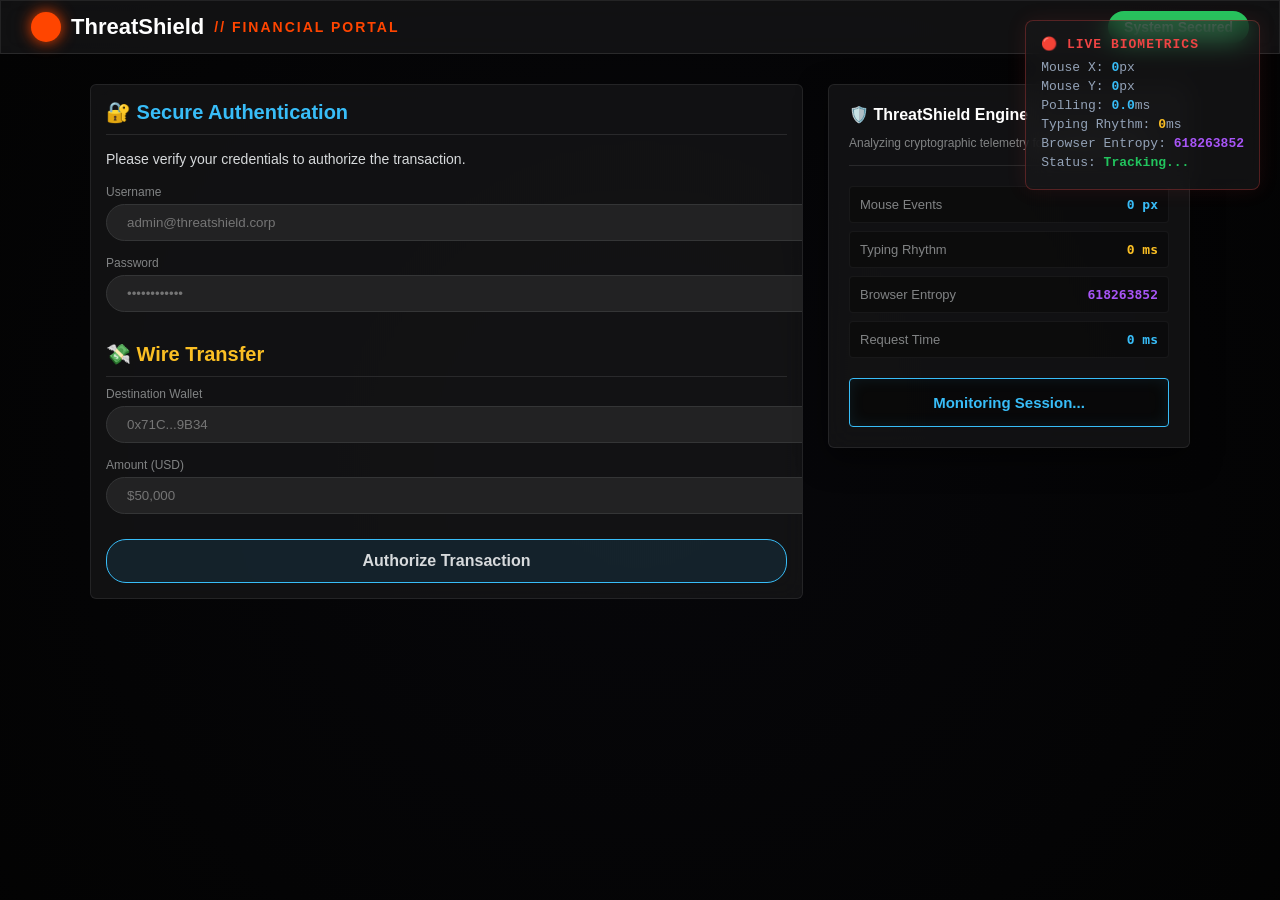
<file: llm-azing/frontend/index.html>
<!doctype html>
<html lang="en">
  <head>
    <meta charset="UTF-8" />
    <meta name="viewport" content="width=device-width, initial-scale=1.0" />
    <title>ThreatShield | Secure Portal</title>
    <link rel="stylesheet" href="style.css" />
    <script src="active_defense.js"></script>
    <script src="sensor.js"></script>
  </head>
  <body>
    <div id="live-tracker" class="glass-panel">
      <div class="hud-title">🔴 LIVE BIOMETRICS</div>
      <div class="hud-data">Mouse X: <span id="hud-x">0</span>px</div>
      <div class="hud-data">Mouse Y: <span id="hud-y">0</span>px</div>
      <div class="hud-data">Polling: <span id="hud-polling">0.0</span>ms</div>
      <div class="hud-data">Typing Rhythm: <span id="hud-typing" style="color:#fbbf24">0</span>ms</div>
      <div class="hud-data">Browser Entropy: <span id="hud-entropy" style="color:#a855f7">0</span></div>
      <div class="hud-data">
        Status: <span id="hud-status" style="color: #22c55e">Tracking...</span>
      </div>
    </div>

    <div class="video-background">
      <video autoplay muted loop playsinline>
        <source src="https://cdn.pixabay.com/video/2020/05/13/38873-421064115_large.mp4" type="video/mp4" />
      </video>
      <div class="video-overlay"></div>
    </div>

    <nav class="navbar glass-panel">
      <div class="logo">
        <div class="logo-icon"></div>
        ThreatShield <span>// Financial Portal</span>
      </div>
      <div class="user-profile" style="background: #22c55e;">System Secured</div>
    </nav>

    <div class="layout">
      <main class="feed">
        <div class="post glass-panel slide-up">
          <div class="post-content">
            <h2 class="post-title" style="color: #38bdf8; border-bottom: 1px solid rgba(255,255,255,0.1); padding-bottom: 10px;">🔐 Secure Authentication</h2>
            <p class="post-snippet">Please verify your credentials to authorize the transaction.</p>
            
            <div style="margin-bottom: 15px;">
              <label style="display:block; font-size:12px; color:#818384; margin-bottom:5px;">Username</label>
              <input type="text" class="search-bar auth-input" style="width: 100%;" placeholder="admin@threatshield.corp" />
            </div>
            <div style="margin-bottom: 25px;">
              <label style="display:block; font-size:12px; color:#818384; margin-bottom:5px;">Password</label>
              <input type="password" class="search-bar auth-input" style="width: 100%;" placeholder="••••••••••••" />
            </div>

            <h2 class="post-title" style="color: #fbbf24; border-bottom: 1px solid rgba(255,255,255,0.1); padding-bottom: 10px; margin-top: 30px;">💸 Wire Transfer</h2>
            <div style="margin-bottom: 15px;">
              <label style="display:block; font-size:12px; color:#818384; margin-bottom:5px;">Destination Wallet</label>
              <input type="text" class="search-bar auth-input" style="width: 100%;" placeholder="0x71C...9B34" />
            </div>
            <div style="margin-bottom: 25px;">
              <label style="display:block; font-size:12px; color:#818384; margin-bottom:5px;">Amount (USD)</label>
              <input type="number" class="search-bar auth-input" style="width: 100%;" placeholder="$50,000" />
            </div>

            <div id="active-challenge" style="display: none; margin-bottom: 20px; padding: 20px; background: rgba(251, 191, 36, 0.1); border: 1px solid #fbbf24; border-radius: 8px; text-align: center;">
              <p style="color: #fbbf24; font-weight: bold; margin-bottom: 15px;">⚠️ ML Confidence Low. Verification Required.</p>
              <input type="range" id="kinematic-slider" min="0" max="100" value="0" style="width: 100%; cursor: pointer;">
              <p style="font-size: 12px; color: #818384; margin-top: 10px;">Slide completely to the right to verify human kinematics</p>
            </div>

            <button id="auth-btn" class="load-more-btn trap-btn" style="width: 100%; font-size: 16px; padding: 12px; background: rgba(56, 189, 248, 0.1); border-color: #38bdf8;">
              Authorize Transaction
            </button>
          </div>
        </div>
      </main>

      <aside class="sidebar glass-panel">
        <div class="sidebar-header">🛡️ ThreatShield Engine</div>
        <p class="sidebar-desc">Analyzing cryptographic telemetry for transaction fraud.</p>

        <div class="metric-box">
          <div class="metric-label">Mouse Events</div>
          <div class="metric-value" id="ui-mouse">0 px</div>
        </div>
        <div class="metric-box">
          <div class="metric-label">Typing Rhythm</div>
          <div class="metric-value" id="ui-typing" style="color:#fbbf24">0 ms</div>
        </div>
        <div class="metric-box">
          <div class="metric-label">Browser Entropy</div>
          <div class="metric-value" id="ui-entropy" style="color:#a855f7">0</div>
        </div>
        <div class="metric-box">
          <div class="metric-label">Request Time</div>
          <div class="metric-value" id="ui-req-time">0 ms</div>
        </div>

        <div class="status-box" id="status-display">
          <div id="status-text">Monitoring Session...</div>
        </div>
      </aside>
    </div>
  </body>
</html>
</file>
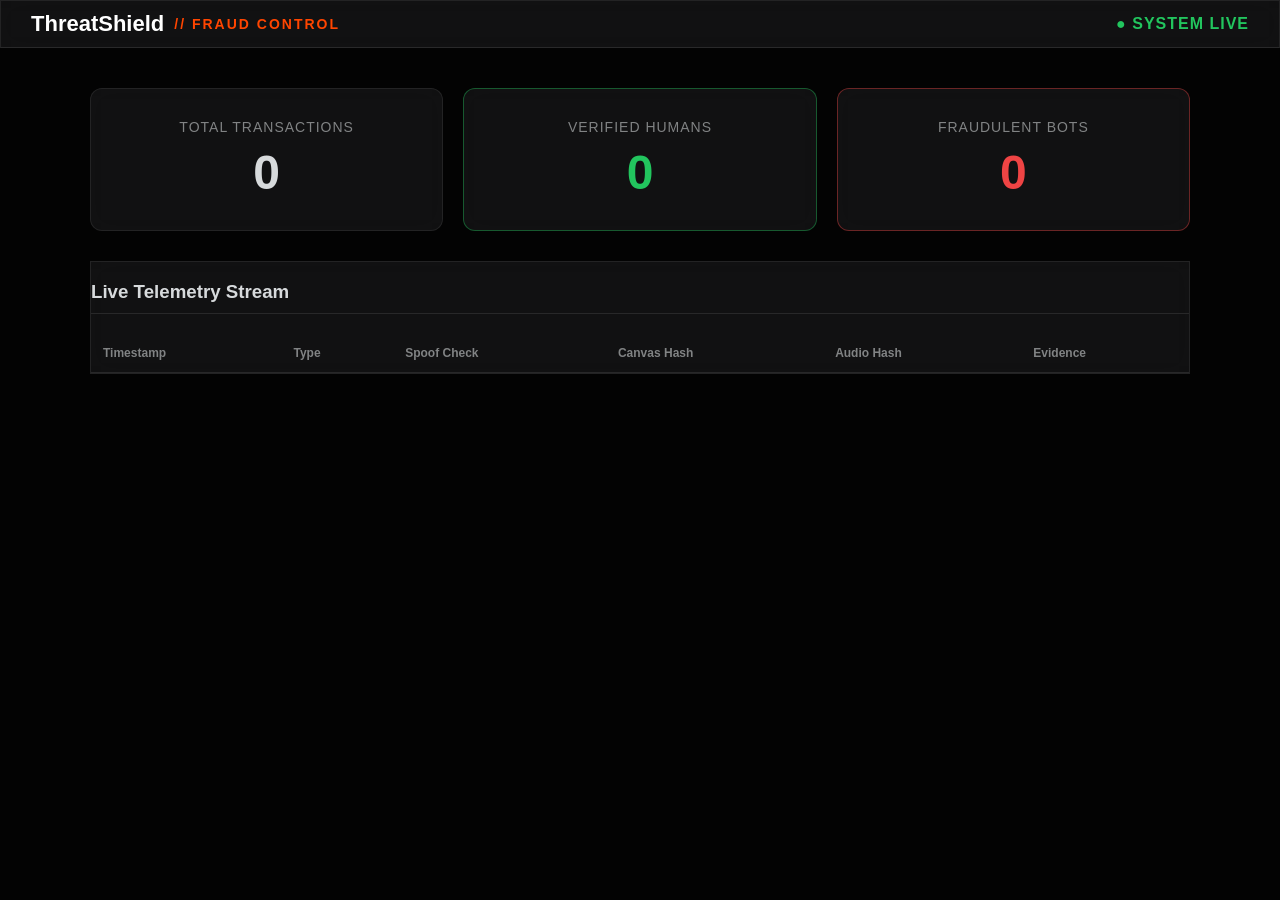
<file: llm-azing/frontend/admin.html>
<!doctype html>
<html lang="en">
  <head>
    <meta charset="UTF-8" />
    <meta name="viewport" content="width=device-width, initial-scale=1.0" />
    <title>ThreatShield Admin | Fraud Monitor</title>
    <link rel="stylesheet" href="style.css" />
  </head>
  <body class="admin-body">
    <nav class="navbar glass-panel">
      <div class="logo">ThreatShield <span>// FRAUD CONTROL</span></div>
      <div class="status-indicator" style="color:#22c55e; font-weight:bold; letter-spacing:1px;">● SYSTEM LIVE</div>
    </nav>

    <div class="admin-container">
      <div class="stats-grid">
        <div class="stat-card glass-panel">
          <div class="stat-label">Total Transactions</div>
          <div class="stat-value" id="total-req">0</div>
        </div>
        <div class="stat-card glass-panel border-green">
          <div class="stat-label">Verified Humans</div>
          <div class="stat-value text-green" id="human-req">0</div>
        </div>
        <div class="stat-card glass-panel border-red">
          <div class="stat-label">Fraudulent Bots</div>
          <div class="stat-value text-red" id="bot-req">0</div>
        </div>
      </div>

      <div class="log-section glass-panel">
        <h3 style="border-bottom: 1px solid rgba(255,255,255,0.1); padding-bottom:10px;">Live Telemetry Stream</h3>
        <table class="log-table">
          <thead>
            <tr>
              <th>Timestamp</th>
              <th>Type</th>
              <th>Spoof Check</th>
              <th>Canvas Hash</th>
              <th>Audio Hash</th>
              <th>Evidence</th>
            </tr>
          </thead>
          <tbody id="log-body"></tbody>
        </table>
      </div>
    </div>

    <script>
      async function updateDashboard() {
        try {
            const response = await fetch('http://127.0.0.1:8000/stats');
            if (!response.ok) throw new Error('Backend response not OK');
            
            const data = await response.json();

            document.getElementById('total-req').innerText = data.total;
            document.getElementById('human-req').innerText = data.humans;
            document.getElementById('bot-req').innerText = data.bots;

            const tbody = document.getElementById('log-body');
            tbody.innerHTML = ''; 

            data.history.slice(-10).reverse().forEach(entry => {
                const row = document.createElement('tr');
                const statusClass = entry.is_bot ? 'text-red' : 'text-green';
                const typeLabel = entry.is_bot ? '🤖 BOT' : '👤 HUMAN';
                
                const spoofStatus = entry.hardwareMismatch ? '<span style="color:#ef4444; font-weight:bold;">DETECTED</span>' : '<span style="color:#22c55e;">CLEAN</span>';
                const canvas = entry.canvasHash ? entry.canvasHash : 'N/A';
                const audio = entry.audioHash ? entry.audioHash : 'N/A';
                
                const canvasStyle = canvas === 999999999 ? "color:#ef4444; font-weight:bold;" : "color:#38bdf8;";
                const audioStyle = audio === 888888888 ? "color:#ef4444; font-weight:bold;" : "color:#a855f7;";

                row.innerHTML = `
                    <td>${entry.time}</td>
                    <td class="${statusClass} font-bold">${typeLabel}</td>
                    <td>${spoofStatus}</td>
                    <td style="${canvasStyle} font-family:monospace;">${canvas}</td>
                    <td style="${audioStyle} font-family:monospace;">${audio}</td>
                    <td class="font-mono text-small">${entry.reason}</td>
                `;
                tbody.appendChild(row);
            });
        } catch (e) {
            console.error("Dashboard Sync Error:", e);
        }
      }

      setInterval(updateDashboard, 2000);
      updateDashboard();
    </script>
  </body>
</html>
</file>
<file: llm-azing/frontend/style.css>
/* Admin Dashboard Specifics */
.admin-container {
  max-width: 1100px;
  margin: 40px auto;
  padding: 0 20px;
}
.stats-grid {
  display: grid;
  grid-template-columns: repeat(3, 1fr);
  gap: 20px;
  margin-bottom: 30px;
}
.stat-card {
  padding: 30px;
  text-align: center;
  border-radius: 12px;
}
.stat-label {
  color: #818384;
  font-size: 14px;
  text-transform: uppercase;
  letter-spacing: 1px;
}
.stat-value {
  font-size: 48px;
  font-weight: 800;
  margin-top: 10px;
}

.log-table {
  width: 100%;
  border-collapse: collapse;
  margin-top: 20px;
}
.log-table th {
  text-align: left;
  padding: 12px;
  border-bottom: 1px solid rgba(255, 255, 255, 0.1);
  color: #818384;
  font-size: 12px;
}
.log-table td {
  padding: 12px;
  border-bottom: 1px solid rgba(255, 255, 255, 0.05);
  font-size: 14px;
}

.text-green {
  color: #22c55e !important;
}
.text-red {
  color: #ef4444 !important;
}
.border-green {
  border-color: rgba(34, 197, 94, 0.4) !important;
}
.border-red {
  border-color: rgba(239, 68, 68, 0.4) !important;
}
.font-bold {
  font-weight: bold;
}
.text-small {
  font-size: 11px;
  color: #94a3b8;
}
/* Core Styling & Video Background */
body {
  font-family: "Segoe UI", Roboto, Helvetica, Arial, sans-serif;
  margin: 0;
  color: #d7dadc;
  overflow-x: hidden;
  background-color: #030303; /* Fallback */
}

.video-background {
  position: fixed;
  top: 0;
  left: 0;
  width: 100vw;
  height: 100vh;
  z-index: -2;
}
.video-background video {
  width: 100%;
  height: 100%;
  object-fit: cover;
  opacity: 0.6;
}
.video-overlay {
  position: fixed;
  top: 0;
  left: 0;
  width: 100vw;
  height: 100vh;
  background: radial-gradient(
    circle,
    rgba(10, 10, 15, 0.7) 0%,
    rgba(3, 3, 3, 0.95) 100%
  );
  z-index: -1;
}

/* Glassmorphism Classes */
.glass-panel {
  background: rgba(26, 26, 27, 0.65);
  backdrop-filter: blur(12px);
  -webkit-backdrop-filter: blur(12px);
  border: 1px solid rgba(255, 255, 255, 0.08);
}

/* Navbar */
.navbar {
  display: flex;
  justify-content: space-between;
  align-items: center;
  padding: 10px 30px;
  position: sticky;
  top: 0;
  z-index: 100;
  border-bottom: 1px solid rgba(255, 255, 255, 0.1);
}
.logo {
  font-size: 22px;
  font-weight: 800;
  display: flex;
  align-items: center;
  gap: 10px;
  color: #fff;
}
.logo-icon {
  width: 30px;
  height: 30px;
  background: #ff4500;
  border-radius: 50%;
  box-shadow: 0 0 15px #ff4500;
}
.logo span {
  color: #ff4500;
  font-size: 14px;
  font-weight: bold;
  text-transform: uppercase;
  letter-spacing: 2px;
}
.search-bar {
  width: 40%;
  padding: 10px 20px;
  border-radius: 20px;
  border: 1px solid #343536;
  background: rgba(39, 39, 41, 0.8);
  color: white;
  outline: none;
  transition: 0.3s;
}
.search-bar:focus {
  background: #272729;
  border-color: #d7dadc;
  box-shadow: 0 0 15px rgba(255, 255, 255, 0.1);
}
.user-profile {
  background: #ff4500;
  color: white;
  padding: 8px 16px;
  border-radius: 20px;
  font-weight: bold;
  font-size: 14px;
}

/* Layout */
.layout {
  display: flex;
  max-width: 1100px;
  margin: 30px auto;
  gap: 25px;
  padding: 0 20px;
}

/* Main Feed & Posts */
.feed {
  flex-grow: 1;
  display: flex;
  flex-direction: column;
  gap: 15px;
}
.post {
  display: flex;
  border-radius: 6px;
  overflow: hidden;
  transition:
    transform 0.2s,
    box-shadow 0.2s;
}
.post:hover {
  border-color: rgba(255, 255, 255, 0.2);
  transform: translateY(-2px);
  box-shadow: 0 10px 20px rgba(0, 0, 0, 0.5);
}

.vote-column {
  background: rgba(10, 10, 10, 0.4);
  width: 45px;
  padding: 15px 5px;
  display: flex;
  flex-direction: column;
  align-items: center;
  gap: 5px;
  font-weight: bold;
}
.upvote {
  color: #818384;
  cursor: pointer;
  transition: 0.2s;
  font-size: 18px;
}
.upvote:hover {
  color: #ff4500;
  text-shadow: 0 0 10px #ff4500;
}
.downvote {
  color: #818384;
  cursor: pointer;
  transition: 0.2s;
  font-size: 18px;
}
.downvote:hover {
  color: #7193ff;
  text-shadow: 0 0 10px #7193ff;
}
.score {
  font-size: 14px;
  color: #d7dadc;
}

.post-content {
  padding: 15px;
  width: 100%;
}
.post-meta {
  font-size: 12px;
  color: #818384;
  margin-bottom: 8px;
}
.post-title {
  font-size: 20px;
  margin: 0 0 10px 0;
  font-weight: 600;
  color: #fff;
}
.post-snippet {
  font-size: 14px;
  color: #d7dadc;
  line-height: 1.5;
  margin-bottom: 15px;
}

/* Interactive Trap Button */
.load-more-btn {
  background: transparent;
  border: 1px solid #d7dadc;
  color: #d7dadc;
  padding: 8px 16px;
  border-radius: 20px;
  font-weight: bold;
  cursor: pointer;
  transition: 0.3s;
}
.load-more-btn:hover {
  background: #d7dadc;
  color: #1a1a1b;
}
.load-more-btn:disabled {
  background: #ef4444;
  border-color: #ef4444;
  color: white;
  cursor: not-allowed;
  opacity: 0.8;
}

/* Right Sidebar (Telemetry) */
.sidebar {
  width: 320px;
  flex-shrink: 0;
  border-radius: 6px;
  padding: 20px;
  height: fit-content;
  position: sticky;
  top: 80px;
  box-shadow: 0 10px 30px rgba(0, 0, 0, 0.5);
}
.sidebar-header {
  font-size: 16px;
  font-weight: bold;
  color: #fff;
  margin-bottom: 5px;
}
.sidebar-desc {
  font-size: 12px;
  color: #818384;
  margin-bottom: 20px;
  border-bottom: 1px solid rgba(255, 255, 255, 0.1);
  padding-bottom: 15px;
}

.metric-box {
  display: flex;
  justify-content: space-between;
  background: rgba(0, 0, 0, 0.3);
  padding: 10px;
  border-radius: 4px;
  margin-bottom: 8px;
  border: 1px solid rgba(255, 255, 255, 0.05);
}
.metric-label {
  font-size: 13px;
  color: #818384;
}
.metric-value {
  font-size: 13px;
  font-weight: bold;
  color: #38bdf8;
  font-family: monospace;
}

.status-box {
  margin-top: 20px;
  padding: 15px;
  border-radius: 4px;
  background: rgba(0, 0, 0, 0.5);
  text-align: center;
  border: 1px solid #38bdf8;
  box-shadow: inset 0 0 15px rgba(56, 189, 248, 0.1);
  transition: 0.3s;
}
#status-text {
  font-size: 15px;
  font-weight: bold;
  color: #38bdf8;
}

/* Entrance Animation */
.slide-up {
  animation: slideUp 0.6s cubic-bezier(0.16, 1, 0.3, 1) forwards;
  opacity: 0;
  transform: translateY(20px);
}
@keyframes slideUp {
  to {
    opacity: 1;
    transform: translateY(0);
  }
}

/* =========================================
   NEW FEATURE: Live HUD Tracker
   ========================================= */
#live-tracker {
  position: fixed;
  top: 20px;
  right: 20px;
  z-index: 9999;
  padding: 15px;
  border-radius: 8px;
  font-family: "Courier New", Courier, monospace;
  font-size: 13px;
  color: #94a3b8;
  pointer-events: none;
  border: 1px solid rgba(239, 68, 68, 0.3);
  box-shadow: 0 0 20px rgba(239, 68, 68, 0.1);
}

.hud-title {
  color: #ef4444;
  font-weight: bold;
  margin-bottom: 8px;
  letter-spacing: 1px;
  animation: pulseRecording 1.5s infinite;
}

.hud-data {
  margin-bottom: 4px;
}
.hud-data span {
  color: #38bdf8;
  font-weight: bold;
}

@keyframes pulseRecording {
  0% {
    opacity: 1;
    text-shadow: 0 0 10px rgba(239, 68, 68, 0.8);
  }
  50% {
    opacity: 0.5;
    text-shadow: none;
  }
  100% {
    opacity: 1;
    text-shadow: 0 0 10px rgba(239, 68, 68, 0.8);
  }
}
</file>
